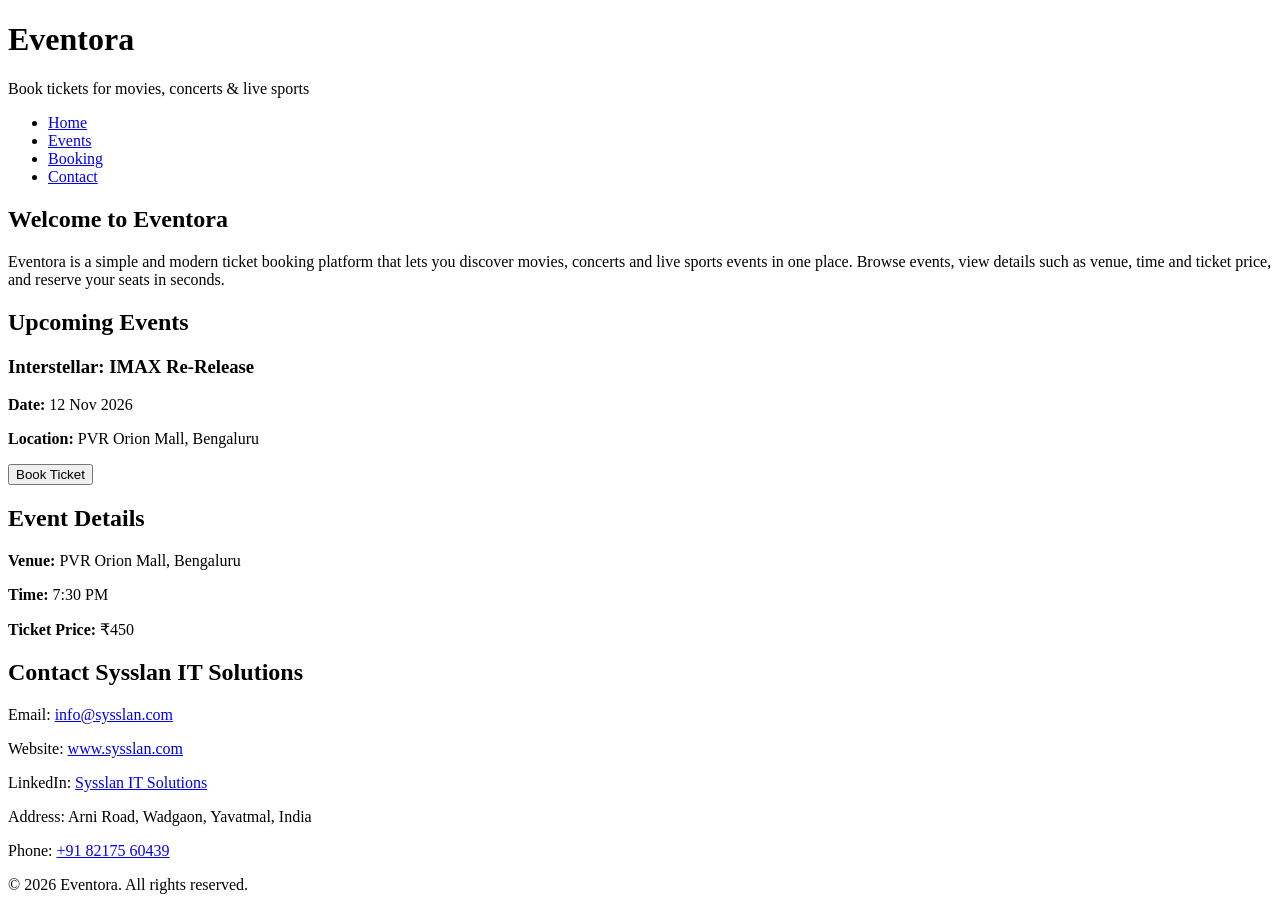
<file: level-1-page-structure/index.html>
<!DOCTYPE html>
<html lang="en">
<head>
    <meta charset="UTF-8">
    <meta name="viewport" content="width=device-width, initial-scale=1.0">
    <meta name="description" content="Eventora - Book tickets for movies, concerts and live sports events online.">
    <title>Eventora | Event Ticket Booking System</title>
</head>
<body>

    <!-- ============ HEADER ============ -->
    <header>
        <h1>Eventora</h1>
        <p>Book tickets for movies, concerts &amp; live sports</p>

        <!-- ============ NAVIGATION BAR ============ -->
        <nav aria-label="Main navigation">
            <ul>
                <li><a href="#home">Home</a></li>
                <li><a href="#events">Events</a></li>
                <li><a href="#booking">Booking</a></li>
                <li><a href="#contact">Contact</a></li>
            </ul>
        </nav>
    </header>

    <main>

        <!-- ============ INTRODUCTION / HERO ============ -->
        <section id="home" aria-labelledby="home-title">
            <h2 id="home-title">Welcome to Eventora</h2>
            <p>
                Eventora is a simple and modern ticket booking platform that lets you
                discover movies, concerts and live sports events in one place. Browse
                events, view details such as venue, time and ticket price, and reserve
                your seats in seconds.
            </p>
        </section>

        <!-- ============ EVENT LISTING ============ -->
        <section id="events" aria-labelledby="events-title">
            <h2 id="events-title">Upcoming Events</h2>

            <!-- Single event card (structure only) -->
            <article>
                <h3>Interstellar: IMAX Re-Release</h3>
                <p><strong>Date:</strong> 12 Nov 2026</p>
                <p><strong>Location:</strong> PVR Orion Mall, Bengaluru</p>
                <button type="button">Book Ticket</button>
            </article>
        </section>

        <!-- ============ EVENT DETAILS ============ -->
        <section id="booking" aria-labelledby="booking-title">
            <h2 id="booking-title">Event Details</h2>
            <p><strong>Venue:</strong> PVR Orion Mall, Bengaluru</p>
            <p><strong>Time:</strong> 7:30 PM</p>
            <p><strong>Ticket Price:</strong> &#8377;450</p>
        </section>

    </main>

    <!-- ============ FOOTER ============ -->
    <footer id="contact">
        <h2>Contact Sysslan IT Solutions</h2>
        <p>Email: <a href="mailto:info@sysslan.com">info@sysslan.com</a></p>
        <p>Website: <a href="https://www.sysslan.com" target="_blank" rel="noopener">www.sysslan.com</a></p>
        <p>LinkedIn: <a href="https://www.linkedin.com/company/sysslan-it-solutions" target="_blank" rel="noopener">Sysslan IT Solutions</a></p>
        <p>Address: Arni Road, Wadgaon, Yavatmal, India</p>
        <p>Phone: <a href="tel:+918217560439">+91 82175 60439</a></p>
        <p>&copy; 2026 Eventora. All rights reserved.</p>
    </footer>

</body>
</html>
</file>
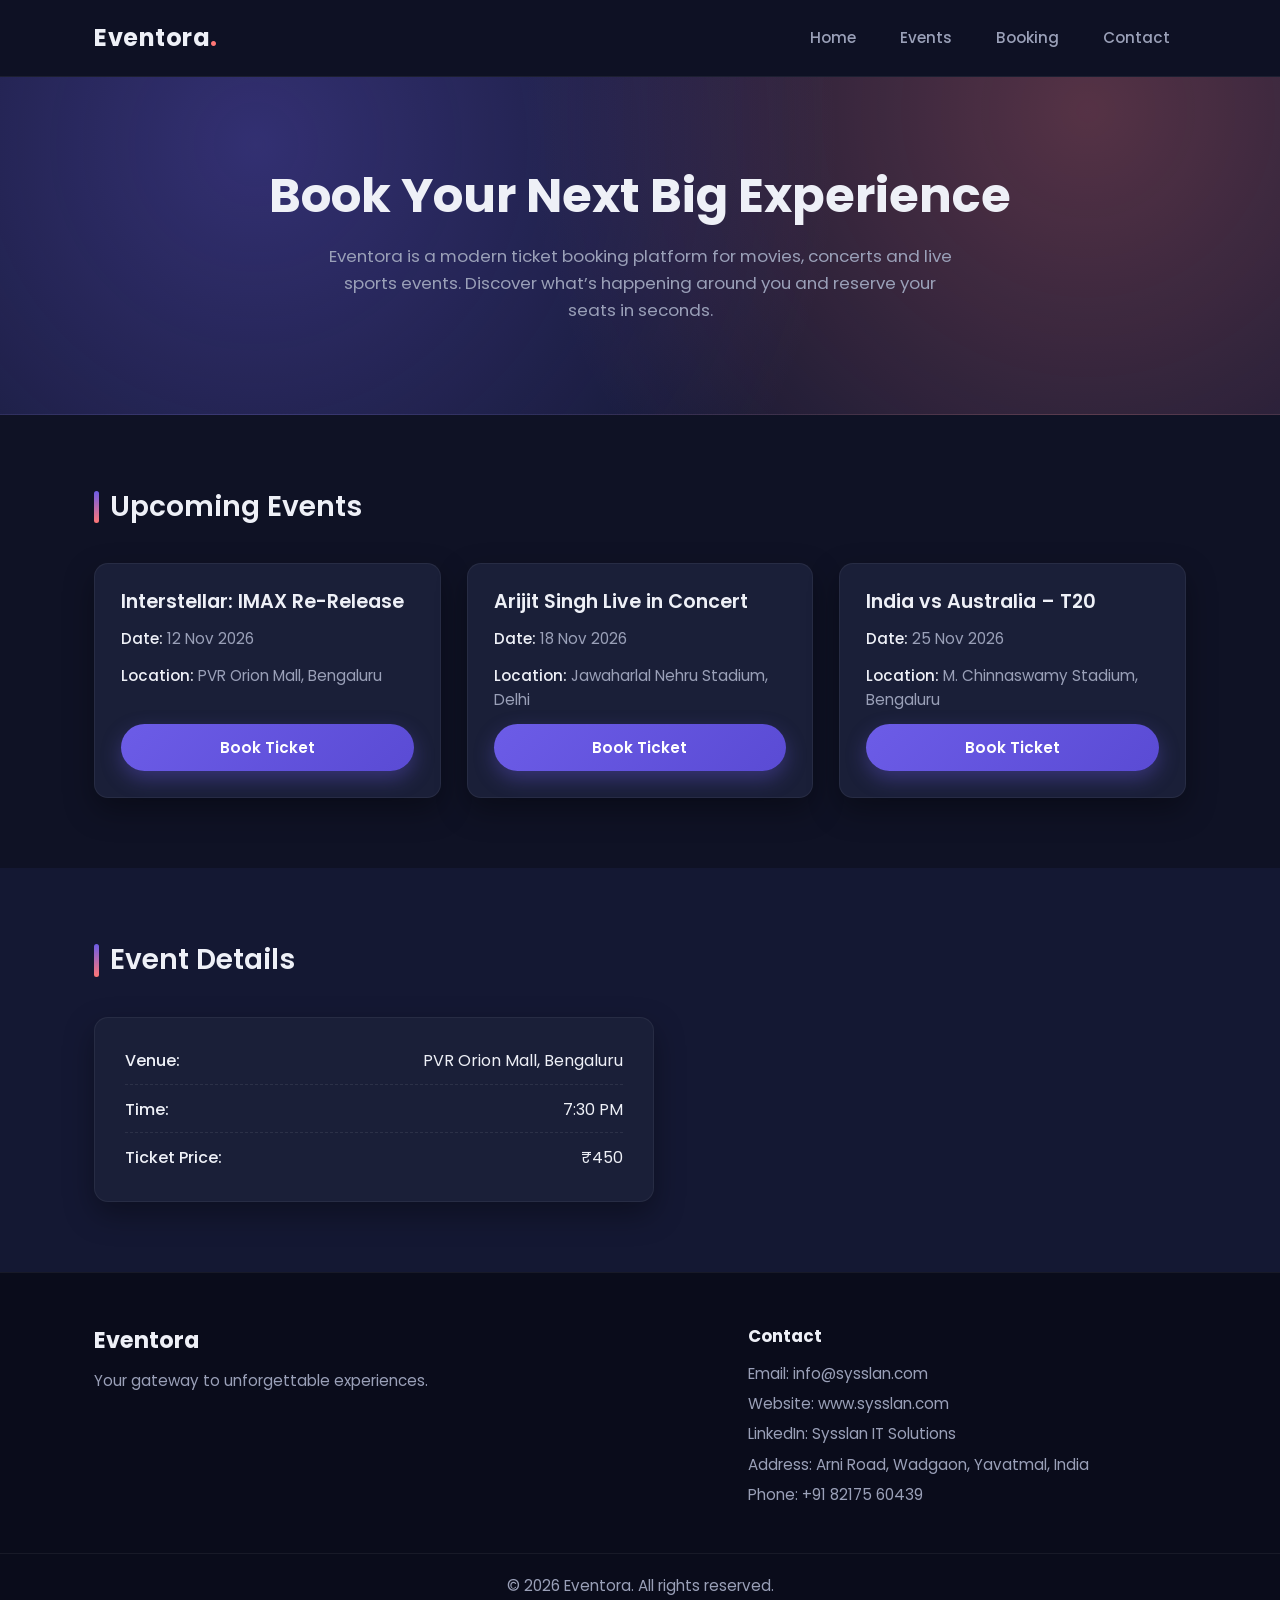
<file: level-2-styling/index.html>
<!DOCTYPE html>
<html lang="en">
<head>
    <meta charset="UTF-8">
    <meta name="viewport" content="width=device-width, initial-scale=1.0">
    <meta name="description" content="Eventora - Book tickets for movies, concerts and live sports events online.">
    <title>Eventora | Event Ticket Booking System</title>
    <link rel="preconnect" href="https://fonts.googleapis.com">
    <link rel="preconnect" href="https://fonts.gstatic.com" crossorigin>
    <link href="https://fonts.googleapis.com/css2?family=Poppins:wght@400;500;600;700&display=swap" rel="stylesheet">
    <link rel="stylesheet" href="style.css">
</head>
<body>

    <!-- ============ HEADER ============ -->
    <header class="site-header">
        <div class="container header-inner">
            <a class="brand" href="#home">Eventora</a>

            <nav aria-label="Main navigation">
                <ul class="nav-list">
                    <li><a href="#home">Home</a></li>
                    <li><a href="#events">Events</a></li>
                    <li><a href="#booking">Booking</a></li>
                    <li><a href="#contact">Contact</a></li>
                </ul>
            </nav>
        </div>
    </header>

    <main>

        <!-- ============ INTRODUCTION / HERO ============ -->
        <section id="home" class="hero">
            <div class="container">
                <h1>Book Your Next Big Experience</h1>
                <p>
                    Eventora is a modern ticket booking platform for movies, concerts and
                    live sports events. Discover what&rsquo;s happening around you and reserve
                    your seats in seconds.
                </p>
            </div>
        </section>

        <!-- ============ EVENT LISTING ============ -->
        <section id="events" class="section">
            <div class="container">
                <h2 class="section-title">Upcoming Events</h2>

                <div class="event-grid">
                    <article class="event-card">
                        <h3 class="event-name">Interstellar: IMAX Re-Release</h3>
                        <p class="event-meta"><span class="label">Date:</span> 12 Nov 2026</p>
                        <p class="event-meta"><span class="label">Location:</span> PVR Orion Mall, Bengaluru</p>
                        <button type="button" class="btn btn-primary">Book Ticket</button>
                    </article>

                    <article class="event-card">
                        <h3 class="event-name">Arijit Singh Live in Concert</h3>
                        <p class="event-meta"><span class="label">Date:</span> 18 Nov 2026</p>
                        <p class="event-meta"><span class="label">Location:</span> Jawaharlal Nehru Stadium, Delhi</p>
                        <button type="button" class="btn btn-primary">Book Ticket</button>
                    </article>

                    <article class="event-card">
                        <h3 class="event-name">India vs Australia &ndash; T20</h3>
                        <p class="event-meta"><span class="label">Date:</span> 25 Nov 2026</p>
                        <p class="event-meta"><span class="label">Location:</span> M. Chinnaswamy Stadium, Bengaluru</p>
                        <button type="button" class="btn btn-primary">Book Ticket</button>
                    </article>
                </div>
            </div>
        </section>

        <!-- ============ EVENT DETAILS ============ -->
        <section id="booking" class="section section-alt">
            <div class="container">
                <h2 class="section-title">Event Details</h2>
                <div class="details-box">
                    <p><span class="label">Venue:</span> PVR Orion Mall, Bengaluru</p>
                    <p><span class="label">Time:</span> 7:30 PM</p>
                    <p><span class="label">Ticket Price:</span> &#8377;450</p>
                </div>
            </div>
        </section>

    </main>

    <!-- ============ FOOTER ============ -->
    <footer id="contact" class="site-footer">
        <div class="container footer-inner">
            <div>
                <h2>Eventora</h2>
                <p>Your gateway to unforgettable experiences.</p>
            </div>
            <div>
                <h3>Contact</h3>
                <p>Email: <a href="mailto:info@sysslan.com">info@sysslan.com</a></p>
                <p>Website: <a href="https://www.sysslan.com" target="_blank" rel="noopener">www.sysslan.com</a></p>
                <p>LinkedIn: <a href="https://www.linkedin.com/company/sysslan-it-solutions" target="_blank" rel="noopener">Sysslan IT Solutions</a></p>
                <p>Address: Arni Road, Wadgaon, Yavatmal, India</p>
                <p>Phone: <a href="tel:+918217560439">+91 82175 60439</a></p>
            </div>
        </div>
        <div class="footer-bottom">
            <p>&copy; 2026 Eventora. All rights reserved.</p>
        </div>
    </footer>

</body>
</html>
</file>
<file: level-2-styling/style.css>
/* ============================================================
   Eventora - Event Ticket Booking System
   Level 2: Styling & Visual Design
   ============================================================ */

/* ---------- Design Tokens ---------- */
:root {
    --color-bg: #0f1225;
    --color-surface: #1a1f38;
    --color-surface-alt: #141833;
    --color-primary: #6c5ce7;
    --color-primary-dark: #5a4bd4;
    --color-accent: #ff7675;
    --color-text: #eef0f7;
    --color-muted: #9aa0b8;
    --border-radius: 14px;
    --shadow: 0 12px 30px rgba(0, 0, 0, 0.35);
    --container: 1140px;
}

/* ---------- Reset ---------- */
* {
    margin: 0;
    padding: 0;
    box-sizing: border-box;
}

/* ---------- Base ---------- */
body {
    font-family: 'Poppins', system-ui, -apple-system, sans-serif;
    background-color: var(--color-bg);
    color: var(--color-text);
    line-height: 1.6;
    -webkit-font-smoothing: antialiased;
}

.container {
    width: 100%;
    max-width: var(--container);
    margin: 0 auto;
    padding: 0 24px;
}

a {
    color: inherit;
    text-decoration: none;
}

img {
    max-width: 100%;
    display: block;
}

/* ---------- Header / Navigation ---------- */
.site-header {
    position: sticky;
    top: 0;
    z-index: 100;
    background-color: rgba(15, 18, 37, 0.9);
    backdrop-filter: blur(10px);
    border-bottom: 1px solid rgba(255, 255, 255, 0.06);
}

.header-inner {
    display: flex;
    align-items: center;
    justify-content: space-between;
    gap: 24px;
    padding-top: 18px;
    padding-bottom: 18px;
}

.brand {
    font-size: 1.5rem;
    font-weight: 700;
    letter-spacing: 0.5px;
    color: var(--color-text);
}

.brand::after {
    content: ".";
    color: var(--color-accent);
}

.nav-list {
    display: flex;
    align-items: center;
    gap: 12px;
    list-style: none;
}

.nav-list a {
    display: inline-block;
    padding: 8px 16px;
    border-radius: 999px;
    font-size: 0.95rem;
    font-weight: 500;
    color: var(--color-muted);
    transition: color 0.2s ease, background-color 0.2s ease;
}

.nav-list a:hover,
.nav-list a:focus-visible {
    color: var(--color-text);
    background-color: rgba(108, 92, 231, 0.18);
}

/* ---------- Hero ---------- */
.hero {
    background: radial-gradient(circle at 20% 20%, rgba(108, 92, 231, 0.35), transparent 55%),
                radial-gradient(circle at 85% 10%, rgba(255, 118, 117, 0.28), transparent 50%),
                var(--color-surface-alt);
    padding: 90px 0;
    text-align: center;
    border-bottom: 1px solid rgba(255, 255, 255, 0.05);
}

.hero h1 {
    font-size: clamp(1.9rem, 4vw, 3rem);
    font-weight: 700;
    line-height: 1.2;
    margin-bottom: 18px;
}

.hero p {
    max-width: 640px;
    margin: 0 auto;
    color: var(--color-muted);
    font-size: 1.05rem;
}

/* ---------- Sections ---------- */
.section {
    padding: 70px 0;
}

.section-alt {
    background-color: var(--color-surface-alt);
}

.section-title {
    font-size: 1.75rem;
    font-weight: 600;
    margin-bottom: 34px;
    position: relative;
    padding-left: 16px;
}

.section-title::before {
    content: "";
    position: absolute;
    left: 0;
    top: 6px;
    bottom: 6px;
    width: 5px;
    border-radius: 4px;
    background: linear-gradient(180deg, var(--color-primary), var(--color-accent));
}

/* ---------- Event Grid & Cards ---------- */
.event-grid {
    display: grid;
    grid-template-columns: repeat(auto-fill, minmax(280px, 1fr));
    gap: 26px;
}

.event-card {
    background-color: var(--color-surface);
    border: 1px solid rgba(255, 255, 255, 0.06);
    border-radius: var(--border-radius);
    padding: 26px;
    display: flex;
    flex-direction: column;
    gap: 12px;
    box-shadow: var(--shadow);
    transition: transform 0.25s ease, border-color 0.25s ease;
}

.event-card:hover {
    transform: translateY(-6px);
    border-color: rgba(108, 92, 231, 0.6);
}

.event-name {
    font-size: 1.2rem;
    font-weight: 600;
    line-height: 1.3;
}

.event-meta {
    font-size: 0.95rem;
    color: var(--color-muted);
}

.label {
    color: var(--color-text);
    font-weight: 500;
}

/* ---------- Buttons ---------- */
.btn {
    display: inline-block;
    border: none;
    cursor: pointer;
    font-family: inherit;
    font-size: 0.95rem;
    font-weight: 600;
    padding: 12px 22px;
    border-radius: 999px;
    transition: transform 0.15s ease, background-color 0.2s ease, box-shadow 0.2s ease;
}

.btn-primary {
    background: linear-gradient(135deg, var(--color-primary), var(--color-primary-dark));
    color: #fff;
    margin-top: auto;
    box-shadow: 0 8px 20px rgba(108, 92, 231, 0.35);
}

.btn-primary:hover {
    transform: translateY(-2px);
    box-shadow: 0 12px 26px rgba(108, 92, 231, 0.5);
}

/* ---------- Details Box ---------- */
.details-box {
    background-color: var(--color-surface);
    border-radius: var(--border-radius);
    border: 1px solid rgba(255, 255, 255, 0.06);
    box-shadow: var(--shadow);
    padding: 30px;
    display: grid;
    gap: 12px;
    max-width: 560px;
}

.details-box p {
    display: flex;
    justify-content: space-between;
    gap: 20px;
    border-bottom: 1px dashed rgba(255, 255, 255, 0.08);
    padding-bottom: 10px;
}

.details-box p:last-child {
    border-bottom: none;
    padding-bottom: 0;
}

/* ---------- Footer ---------- */
.site-footer {
    background-color: #0a0c1b;
    border-top: 1px solid rgba(255, 255, 255, 0.06);
    padding-top: 50px;
}

.footer-inner {
    display: grid;
    grid-template-columns: 1.4fr 1fr;
    gap: 40px;
    padding-bottom: 40px;
}

.site-footer h2 {
    font-size: 1.4rem;
    margin-bottom: 10px;
}

.site-footer h3 {
    font-size: 1.05rem;
    margin-bottom: 12px;
}

.site-footer p {
    color: var(--color-muted);
    font-size: 0.95rem;
    margin-bottom: 6px;
}

.site-footer a:hover {
    color: var(--color-accent);
}

.footer-bottom {
    border-top: 1px solid rgba(255, 255, 255, 0.06);
    padding: 20px 24px;
    text-align: center;
    color: var(--color-muted);
    font-size: 0.85rem;
}
</file>
